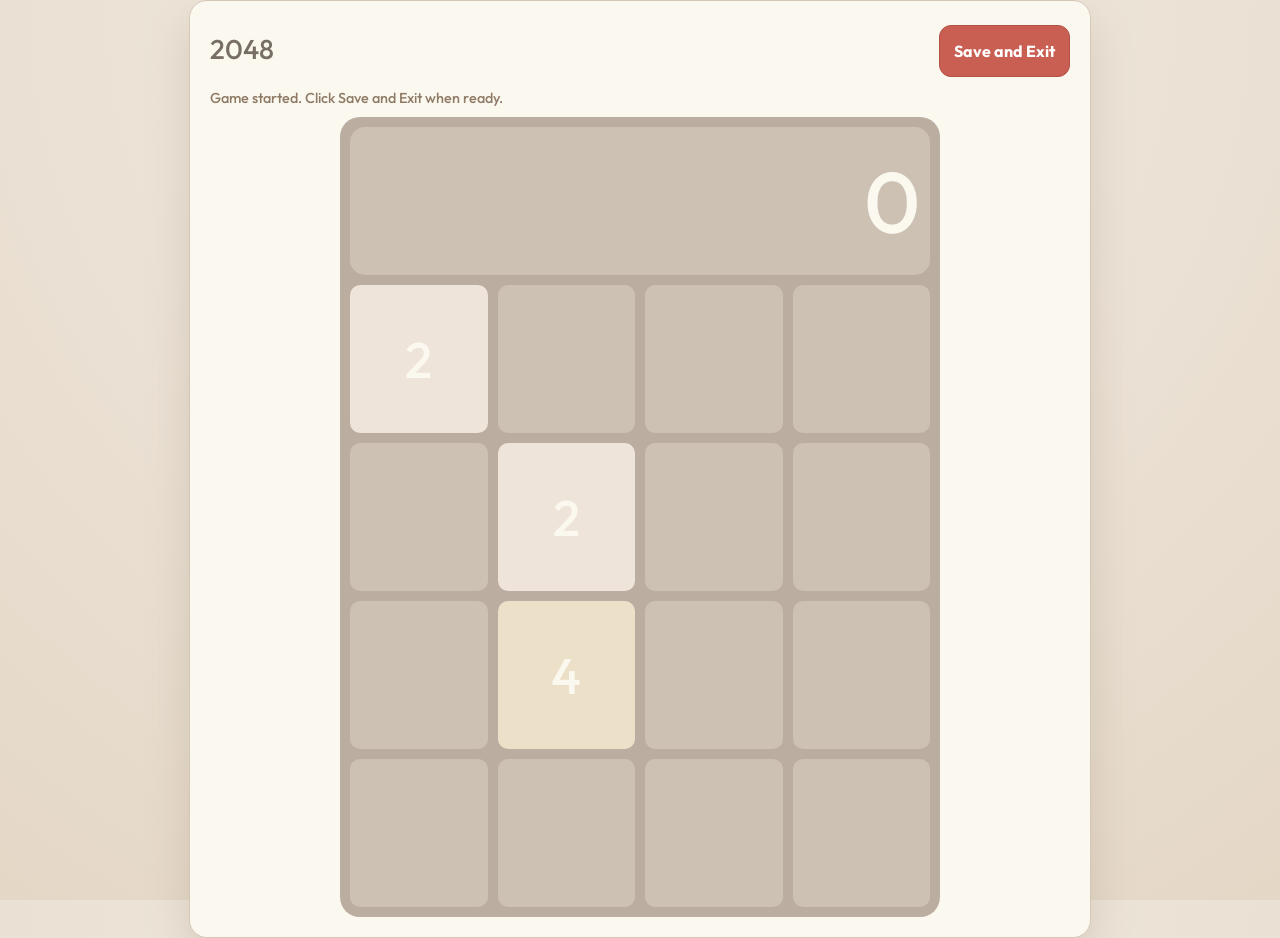
<file: src/main/resources/static/board.html>
<!DOCTYPE html>
<html lang="en">
<head>
  <meta charset="UTF-8" />
  <meta name="viewport" content="width=device-width, initial-scale=1.0" />
  <title>2048 - Board</title>
  <link rel="stylesheet" href="styles.css" />
</head>
<body class="board-page">
  <main class="board-shell">
    <header class="board-topbar">
      <h1>2048</h1>
      <div class="board-actions">
        <button id="save-exit-btn" class="home-btn home-btn-danger" type="button">Save and Exit</button>
      </div>
    </header>

    <p id="board-status" class="home-hint" aria-live="polite"></p>

    <section id="board-page-container">
      <div id="board"></div>
    </section>
  </main>

  <script src="scripts/api.js"></script>
  <script src="scripts/arrayUtils.js"></script>
  <script src="scripts/random.js"></script>
  <script src="scripts/color.js"></script>
  <script src="scripts/board.js" type="module"></script>
  <script src="scripts/game.js" type="module"></script>
  <script src="scripts/board-page.js" type="module"></script>
</body>
</html>
</file>
<file: src/main/resources/static/styles.css>
@import url('https://fonts.googleapis.com/css2?family=Lexend:wght@100..900&family=Outfit:wght@100..900&display=swap');

* {
    font-family: "Outfit", sans-serif;
    font-optical-sizing: auto;
    font-weight: 500;
    font-style: normal;
    --background: #faf8ef;
    --board: #bbada0; 
}

html {
    height: 100%;
    width: 100%;
}

body {
    background-color: var(--background);
    display: flex;
    justify-content: center;
    align-items: center;
    height: 100%;
    width: 100%;
    margin: 0;
}

/* Auth pages only (login/register) */
.auth-page {
    min-height: 100vh;
    margin: 0;
    display: grid;
    place-items: center;
    background: radial-gradient(circle at top, #f5efe6 0%, #ece3d7 45%, #e4d7c6 100%);
    color: #5f574f;
}

.auth-card {
    width: min(430px, 92vw);
    background: #faf8ef;
    border: 1px solid #d6c8b7;
    border-radius: 18px;
    box-shadow: 0 18px 40px rgba(143, 122, 102, 0.25);
    padding: 30px 28px;
}

.auth-card h1 {
    margin: 0 0 6px;
    font-size: 2rem;
    line-height: 1.1;
    color: #776e65;
}

.auth-card .subtitle {
    margin: 0 0 22px;
    color: #8f7a66;
    font-size: 0.98rem;
}

.auth-form {
    display: grid;
    gap: 12px;
    margin-bottom: 18px;
}

.auth-form label {
    font-size: 0.9rem;
    font-weight: 700;
    color: #8f7a66;
    margin-top: 2px;
}

.auth-form input {
    width: 100%;
    box-sizing: border-box;
    border: 2px solid #d8cfc4;
    background: #fff;
    border-radius: 12px;
    padding: 12px 13px;
    font-size: 1rem;
    color: #5f574f;
    outline: none;
    transition: border-color 0.15s ease, box-shadow 0.15s ease, transform 0.05s ease;
}

.auth-form input:focus {
    border-color: #bbada0;
    box-shadow: 0 0 0 4px rgba(187, 173, 160, 0.25);
}

.auth-form button {
    margin-top: 6px;
    border: 0;
    border-radius: 12px;
    padding: 12px 14px;
    background: #8f7a66;
    color: #fff;
    font-size: 1rem;
    font-weight: 700;
    cursor: pointer;
    transition: background-color 0.15s ease, transform 0.05s ease;
}

.auth-form button:hover {
    background: #776e65;
}

.auth-form button:active {
    transform: translateY(1px);
}

.auth-link-row {
    margin: 8px 0 0;
    color: #8f7a66;
    font-size: 0.92rem;
}

.auth-link-row a {
    color: #6d5f52;
    text-decoration: none;
    font-weight: 700;
}

.auth-link-row a:hover {
    text-decoration: underline;
}

.auth-link-row-secondary {
    margin-top: 6px;
}

main {
    width: min(420px, 92vw);
    background: var(--card);
    border: 1px solid var(--border);
    border-radius: var(--radius);
    box-shadow: var(--shadow);
    padding: 28px;
}

h1 {
    margin: 0 0 6px;
    font-size: 1.7rem;
}

.subtitle {
    margin: 0 0 22px;
    color: var(--muted);
    font-size: 0.95rem;
}

form {
    display: grid;
    gap: 14px;
    margin-bottom: 18px;
}

label {
    font-size: 0.92rem;
    font-weight: 600;
}

input {
    width: 100%;
    box-sizing: border-box;
    border: 1px solid var(--border);
    border-radius: 10px;
    padding: 10px 12px;
    font-size: 0.95rem;
    outline: none;
    transition: border-color 0.15s, box-shadow 0.15s;
}

input:focus {
    border-color: var(--primary);
    box-shadow: 0 0 0 3px rgba(37, 99, 235, 0.14);
}

button {
    margin-top: 4px;
    border: none;
    border-radius: 10px;
    padding: 11px 14px;
    background: var(--primary);
    color: #fff;
    font-size: 0.95rem;
    font-weight: 600;
    cursor: pointer;
    transition: background 0.15s ease;
}

button:hover {
    background: var(--primary-hover);
}

p {
    margin: 8px 0 0;
    color: var(--muted);
    font-size: 0.92rem;
}

a {
    color: var(--primary);
    text-decoration: none;
    font-weight: 600;
}

a:hover {
    text-decoration: underline;
}

#board {
    width: 600px;
    height: 800px;
    background-color: #bbada0;
    border-radius: 20px;
    padding: 10px;

    display: grid;
    grid-template-columns: repeat(4, 1fr);
    grid-template-rows: repeat(5, 1fr);
    gap: 10px;

    box-sizing: border-box;
}

.cell {
  background: #cdc1b4;
  border-radius: 10px;
  display: flex;
  font-size: 50px;
  align-items: center;
  justify-content: center;
  color: #faf8ef;
}

#scores {
    display: flex;
    grid-column: span 4;
    background: #cdc1b4;
    border-radius: 15px;
    font-size: 86px;
    color: #faf8ef;
    justify-content: right;
    align-items: center;
    padding: 10px;
}

.after-game-menu {
    display: grid;
    grid-template-columns: repeat(1, 1fr);
    grid-template-rows: repeat(2, 1fr);
    gap: 10px;
    position: fixed;
    top: 30%;
    left: 0;
    z-index: 9999;

    height: 40vh;
    width: 100%;
    background-color: #bbada0;
    font-size: 70px;
    color: #faf8ef;
}

#after-game-message {
    display: flex;
    justify-content: center;
    align-items: center;
}

#after-game-button-section {
    display: flex;
    justify-content: center;
    align-items: center;
    display: grid;
    grid-template-columns: repeat(2, 1fr);
    grid-template-rows: repeat(1, 1fr);
    gap: 50px;
    padding: 0 200px 0 200px;
}

#after-game-button-section button {
    height: 70%;
    border-radius: 20px;
    font-size: 25px;
}

#new-game-button {
    background-color: #edcf72;
}

#menu-button {
    background-color: #f59563;
}

#new-game-button:hover {
    background-color: #b8a056;
    transition: 0.2s;
}

#menu-button:hover {
    background-color: #af6740;
    transition: 0.2s;
}

/* Home page */
.home-card {
    width: min(560px, 94vw);
    background: #faf8ef;
    border: 1px solid #d6c8b7;
    border-radius: 18px;
    box-shadow: 0 18px 40px rgba(143, 122, 102, 0.25);
    padding: 34px 30px;
    text-align: left;
}

.home-card h1 {
    margin: 0 0 6px;
    font-size: clamp(2rem, 3.4vw, 2.4rem);
    line-height: 1.05;
    color: #776e65;
    letter-spacing: 0.2px;
}

.home-card .subtitle {
    margin: 0 0 20px;
    color: #8f7a66;
    font-size: 1rem;
}

.home-actions {
    display: grid;
    grid-template-columns: repeat(2, minmax(0, 1fr));
    gap: 12px;
    margin-top: 6px;
}

.home-btn {
    display: inline-flex;
    align-items: center;
    justify-content: center;
    min-height: 52px;
    border-radius: 12px;
    padding: 12px 14px;
    text-decoration: none;
    font-size: 1rem;
    font-weight: 700;
    transition: background-color 0.15s ease, transform 0.05s ease, box-shadow 0.15s ease;
    user-select: none;
    -webkit-tap-highlight-color: transparent;
}

.home-btn:active {
    transform: translateY(1px);
}

.home-btn-primary {
    background: #8f7a66;
    color: #ffffff;
    box-shadow: 0 6px 14px rgba(143, 122, 102, 0.25);
}

.home-btn-primary:hover {
    background: #776e65;
    text-decoration: none;
}

.home-btn-secondary {
    background: #eee4da;
    color: #6d5f52;
    border: 1px solid #d6c8b7;
}

.home-btn-secondary:hover {
    background: #e4d9cc;
    text-decoration: none;
}

.home-btn-danger {
    background: #c85f52;
    color: #ffffff;
    border: 1px solid #b45145;
}

.home-btn-danger:hover {
    background: #b45145;
    text-decoration: none;
}

.home-btn-disabled,
.home-btn[aria-disabled="true"] {
    opacity: 0.5;
    pointer-events: none;
    filter: grayscale(0.1);
}

.home-hint {
    margin-top: 12px;
    color: #8f7a66;
    font-size: 0.9rem;
    min-height: 1.2em;
}

/* Board page */
.board-page {
    min-height: 100vh;
    margin: 0;
    display: grid;
    place-items: center;
    background: radial-gradient(circle at top, #f5efe6 0%, #ece3d7 45%, #e4d7c6 100%);
}

.board-shell {
    width: min(860px, 96vw);
    background: #faf8ef;
    border: 1px solid #d6c8b7;
    border-radius: 18px;
    box-shadow: 0 18px 40px rgba(143, 122, 102, 0.25);
    padding: 20px;
}

.board-topbar {
    display: flex;
    justify-content: space-between;
    align-items: center;
    gap: 12px;
}

.board-topbar h1 {
    margin: 0;
    color: #776e65;
}

.board-actions {
    display: flex;
    gap: 10px;
}

#board-page-container {
    margin-top: 10px;
    display: grid;
    place-items: center;
}
</file>
